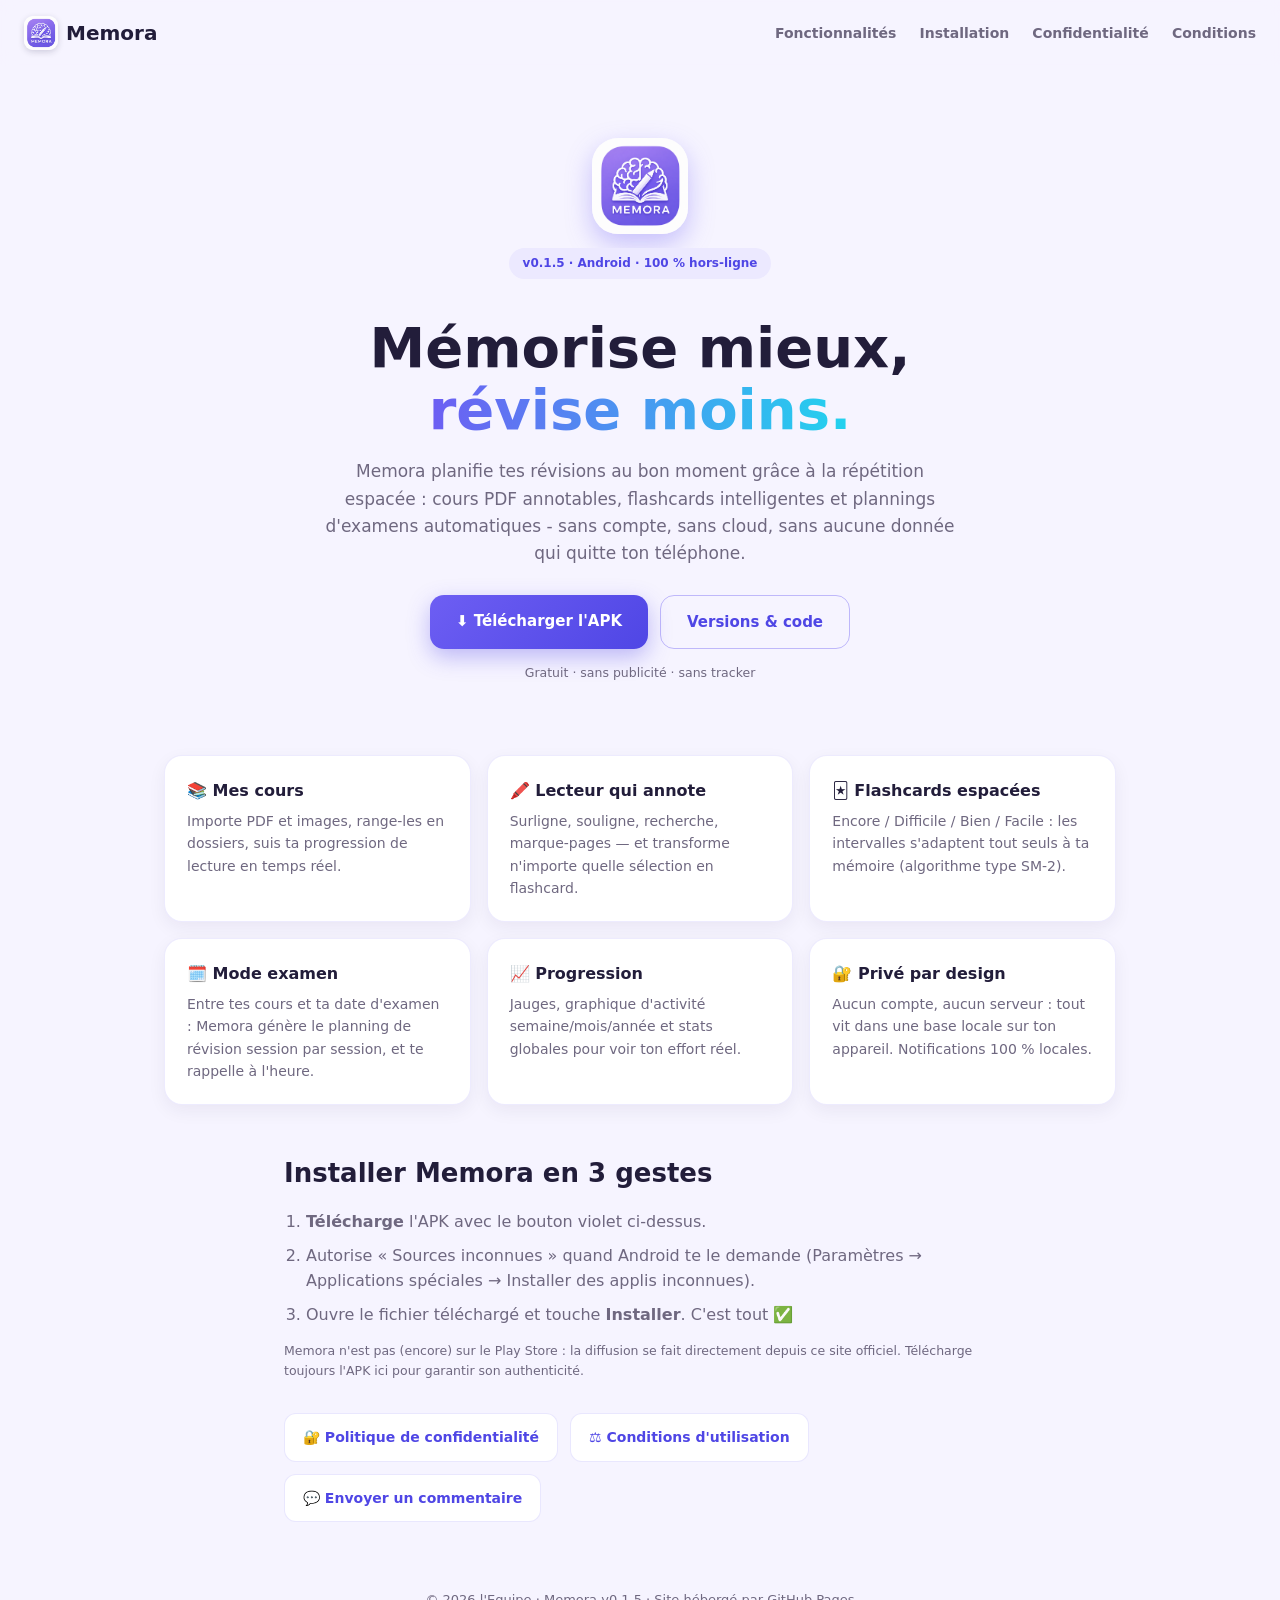
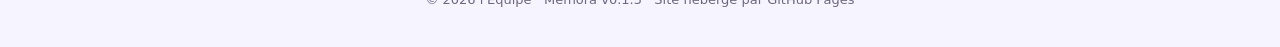
<file: index.html>
<!DOCTYPE html>
<html lang="fr">
<head>
<meta charset="UTF-8">
<meta name="viewport" content="width=device-width, initial-scale=1.0">
<title>Memora — La répétition espacée pour ne jamais être débordé</title>
<meta name="description" content="Memora : application Android de répétition espacée. Cours PDF annotables, flashcards intelligentes, plannings d'examens automatiques. 100 % hors-ligne et privée.">
<link rel="stylesheet" href="styles.css">
</head>
<body>
<header class="nav">
  <a class="logo" href="index.html"><img src="logo.png" alt="" class="logo-img">Memora</a>
  <nav>
    <a href="#fonctionnalites">Fonctionnalités</a>
    <a href="#installer">Installation</a>
    <a href="confidentialite.html">Confidentialité</a>
    <a href="conditions.html">Conditions</a>
  </nav>
</header>

<section class="hero">
  <div class="hero-top">
    <img src="logo.png" alt="Logo Memora" class="hero-logo">
    <span class="badge">v0.1.5 · Android · 100 % hors-ligne</span>
  </div>
  <h1>Mémorise mieux,<br><span class="grad">révise moins.</span></h1>
  <p class="tagline">Memora planifie tes révisions au bon moment grâce à la répétition
     espacée : cours PDF annotables, flashcards intelligentes et plannings d'examens
     automatiques - sans compte, sans cloud, sans aucune donnée qui quitte ton téléphone.</p>
  <div class="cta">
    <a class="btn btn-primary"
       href="https://github.com/SaranSouleymane/memora/releases/latest/download/Memora.apk">⬇ Télécharger l'APK</a>
    <a class="btn btn-ghost" href="https://github.com/SaranSouleymane/memora">Versions & code</a>
  </div>
  <p class="micro">Gratuit · sans publicité · sans tracker</p>
</section>

<section id="fonctionnalites" class="grid">
  <div class="card"><h3>📚 Mes cours</h3><p>Importe PDF et images, range-les en dossiers, suis ta progression de lecture en temps réel.</p></div>
  <div class="card"><h3>🖍️ Lecteur qui annote</h3><p>Surligne, souligne, recherche, marque-pages — et transforme n'importe quelle sélection en flashcard.</p></div>
  <div class="card"><h3>🃏 Flashcards espacées</h3><p>Encore / Difficile / Bien / Facile : les intervalles s'adaptent tout seuls à ta mémoire (algorithme type SM-2).</p></div>
  <div class="card"><h3>🗓️ Mode examen</h3><p>Entre tes cours et ta date d'examen : Memora génère le planning de révision session par session, et te rappelle à l'heure.</p></div>
  <div class="card"><h3>📈 Progression</h3><p>Jauges, graphique d'activité semaine/mois/année et stats globales pour voir ton effort réel.</p></div>
  <div class="card"><h3>🔐 Privé par design</h3><p>Aucun compte, aucun serveur : tout vit dans une base locale sur ton appareil. Notifications 100 % locales.</p></div>
</section>

<section id="installer" class="install">
  <h2>Installer Memora en 3 gestes</h2>
  <ol>
    <li><b>Télécharge</b> l'APK avec le bouton violet ci-dessus.</li>
    <li>Autorise «&nbsp;Sources inconnues&nbsp;» quand Android te le demande
        (Paramètres → Applications spéciales → Installer des applis inconnues).</li>
    <li>Ouvre le fichier téléchargé et touche <b>Installer</b>. C'est tout ✅</li>
  </ol>
  <p class="micro">Memora n'est pas (encore) sur le Play Store : la diffusion se fait
     directement depuis ce site officiel. Télécharge toujours l'APK ici pour garantir
     son authenticité.</p>
</section>

<section class="legal-links">
  <a href="confidentialite.html">🔐 Politique de confidentialité</a>
  <a href="conditions.html">⚖️ Conditions d'utilisation</a>
  <a href="mailto:feedback.memora@proton.me">💬 Envoyer un commentaire</a>
</section>

<footer>© 2026 l'Equipe · Memora v0.1.5 · Site hébergé par GitHub Pages</footer>
</body>
</html>
</file>
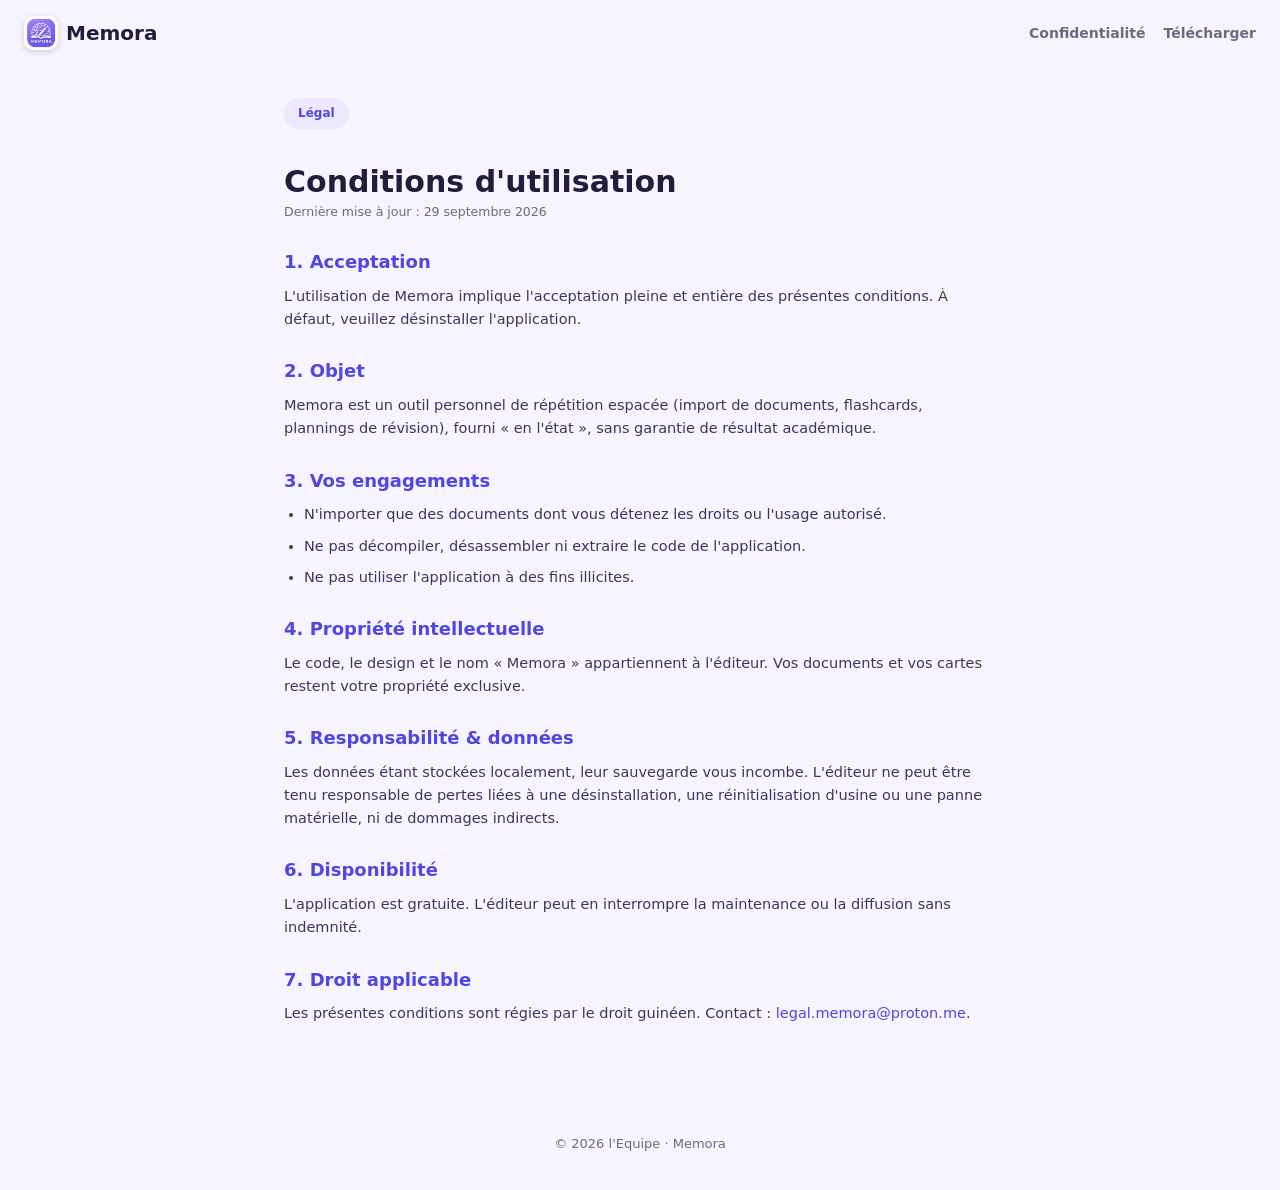
<file: conditions.html>
<!DOCTYPE html>
<html lang="fr">
<head>
<meta charset="UTF-8">
<meta name="viewport" content="width=device-width, initial-scale=1.0">
<title>Conditions d'utilisation — Memora</title>
<link rel="stylesheet" href="styles.css">
</head>
<body>
<header class="nav"><a class="logo" href="index.html"><img src="logo.png" alt="" class="logo-img">Memora</a>
<nav><a href="confidentialite.html">Confidentialité</a><a href="index.html#installer">Télécharger</a></nav></header>
<article>
  <span class="badge">Légal</span>
  <h1>Conditions d'utilisation</h1>
  <p class="maj">Dernière mise à jour : 29 septembre 2026</p>

  <h2>1. Acceptation</h2>
  <p>L'utilisation de Memora implique l'acceptation pleine et entière des présentes
     conditions. À défaut, veuillez désinstaller l'application.</p>

  <h2>2. Objet</h2>
  <p>Memora est un outil personnel de répétition espacée (import de documents,
     flashcards, plannings de révision), fourni «&nbsp;en l'état&nbsp;», sans garantie
     de résultat académique.</p>

  <h2>3. Vos engagements</h2>
  <ul>
    <li>N'importer que des documents dont vous détenez les droits ou l'usage autorisé.</li>
    <li>Ne pas décompiler, désassembler ni extraire le code de l'application.</li>
    <li>Ne pas utiliser l'application à des fins illicites.</li>
  </ul>

  <h2>4. Propriété intellectuelle</h2>
  <p>Le code, le design et le nom «&nbsp;Memora&nbsp;» appartiennent à l'éditeur.
     Vos documents et vos cartes restent votre propriété exclusive.</p>

  <h2>5. Responsabilité & données</h2>
  <p>Les données étant stockées localement, leur sauvegarde vous incombe. L'éditeur
     ne peut être tenu responsable de pertes liées à une désinstallation, une
     réinitialisation d'usine ou une panne matérielle, ni de dommages indirects.</p>

  <h2>6. Disponibilité</h2>
  <p>L'application est gratuite. L'éditeur peut en interrompre la maintenance ou la
     diffusion sans indemnité.</p>

  <h2>7. Droit applicable</h2>
  <p>Les présentes conditions sont régies par le droit guinéen.
     Contact : <a href="mailto:legal.memora@proton.me">legal.memora@proton.me</a>.</p>
</article>
<footer>© 2026 l'Equipe · Memora</footer>
</body>
</html>
</file>
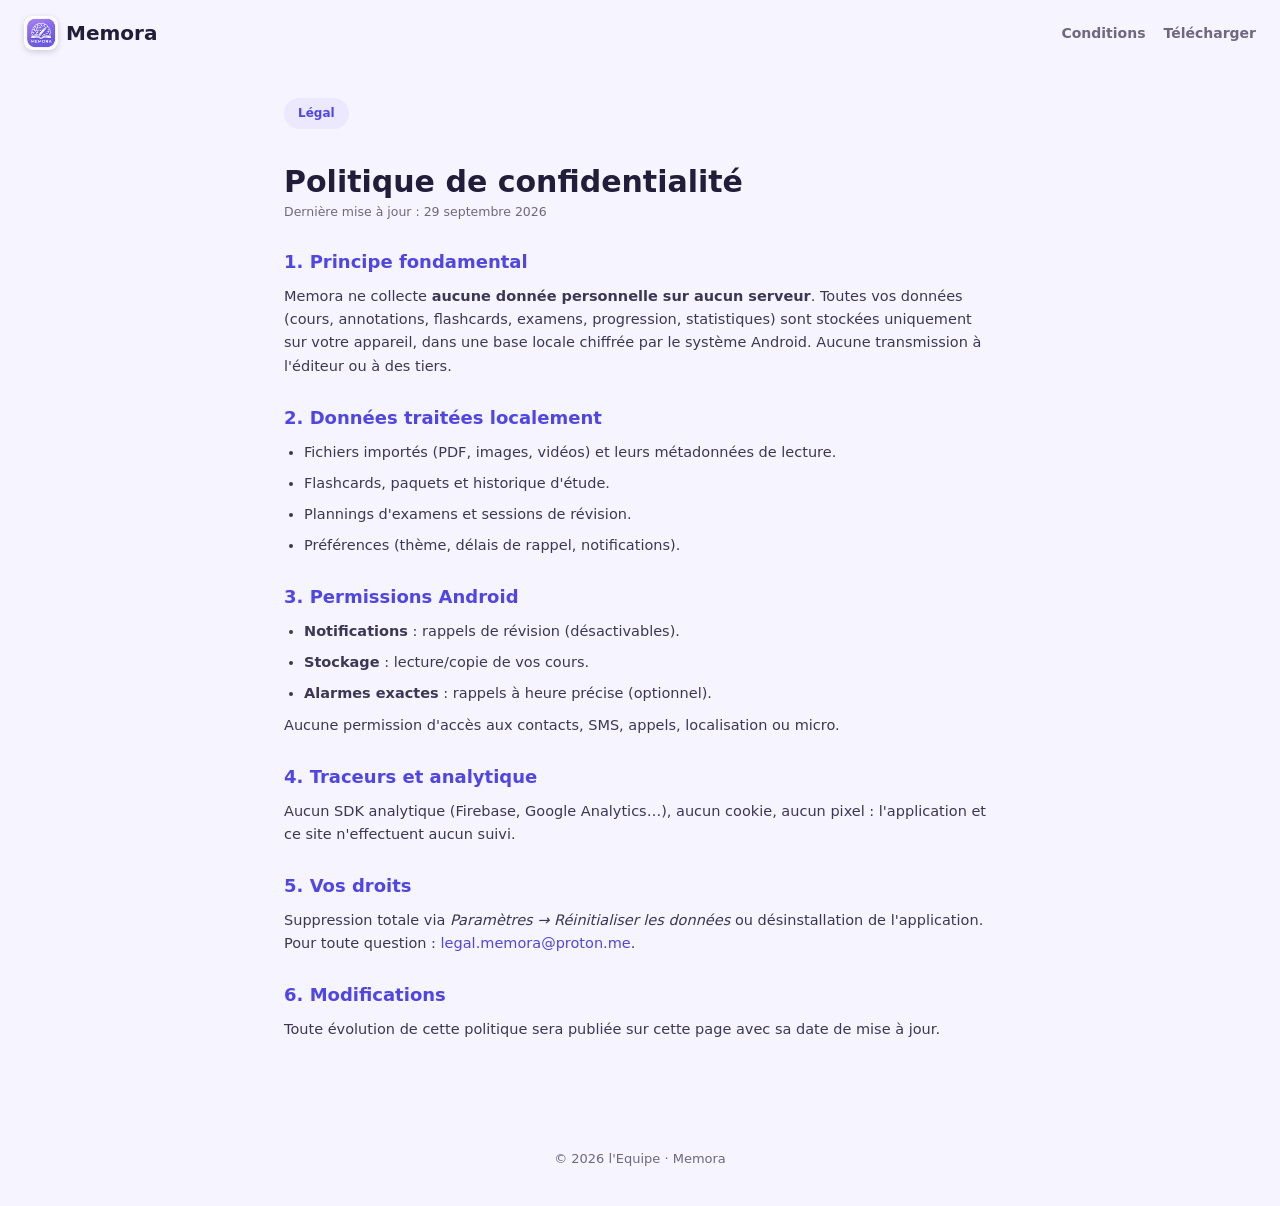
<file: confidentialite.html>
<!DOCTYPE html>
<html lang="fr">
<head>
<meta charset="UTF-8">
<meta name="viewport" content="width=device-width, initial-scale=1.0">
<title>Politique de confidentialité — Memora</title>
<link rel="stylesheet" href="styles.css">
</head>
<body>
<header class="nav"><a class="logo" href="index.html"><img src="logo.png" alt="" class="logo-img">Memora</a>
<nav><a href="conditions.html">Conditions</a><a href="index.html#installer">Télécharger</a></nav></header>
<article>
  <span class="badge">Légal</span>
  <h1>Politique de confidentialité</h1>
  <p class="maj">Dernière mise à jour : 29 septembre 2026</p>

  <h2>1. Principe fondamental</h2>
  <p>Memora ne collecte <b>aucune donnée personnelle sur aucun serveur</b>. Toutes vos
     données (cours, annotations, flashcards, examens, progression, statistiques) sont
     stockées uniquement sur votre appareil, dans une base locale chiffrée par le
     système Android. Aucune transmission à l'éditeur ou à des tiers.</p>

  <h2>2. Données traitées localement</h2>
  <ul>
    <li>Fichiers importés (PDF, images, vidéos) et leurs métadonnées de lecture.</li>
    <li>Flashcards, paquets et historique d'étude.</li>
    <li>Plannings d'examens et sessions de révision.</li>
    <li>Préférences (thème, délais de rappel, notifications).</li>
  </ul>

  <h2>3. Permissions Android</h2>
  <ul>
    <li><b>Notifications</b> : rappels de révision (désactivables).</li>
    <li><b>Stockage</b> : lecture/copie de vos cours.</li>
    <li><b>Alarmes exactes</b> : rappels à heure précise (optionnel).</li>
  </ul>
  <p>Aucune permission d'accès aux contacts, SMS, appels, localisation ou micro.</p>

  <h2>4. Traceurs et analytique</h2>
  <p>Aucun SDK analytique (Firebase, Google Analytics…), aucun cookie, aucun pixel :
     l'application et ce site n'effectuent aucun suivi.</p>

  <h2>5. Vos droits</h2>
  <p>Suppression totale via <i>Paramètres → Réinitialiser les données</i> ou
     désinstallation de l'application. Pour toute question :
     <a href="mailto:legal.memora@proton.me">legal.memora@proton.me</a>.</p>

  <h2>6. Modifications</h2>
  <p>Toute évolution de cette politique sera publiée sur cette page avec sa date
     de mise à jour.</p>
</article>
<footer>© 2026 l'Equipe · Memora</footer>
</body>
</html>
</file>
<file: styles.css>
:root{--violet:#6D5EF3;--violet-f:#4F46E5;--encre:#221D3A;--mute:#6F6880;--fond:#F6F4FF;--carte:#fff}
*{margin:0;padding:0;box-sizing:border-box}
body{font-family:system-ui,-apple-system,"Segoe UI",Roboto,sans-serif;background:var(--fond);color:var(--encre);line-height:1.6}
a{color:var(--violet-f);text-decoration:none}
.nav{display:flex;justify-content:space-between;align-items:center;padding:16px 24px;position:sticky;top:0;background:rgba(246,244,255,.92);backdrop-filter:blur(8px);z-index:9}
.logo{font-weight:800;font-size:20px;color:var(--encre)}
.nav nav a{margin-left:18px;font-size:14px;font-weight:600;color:var(--mute)}
.nav nav a:hover{color:var(--violet-f)}
.hero{max-width:860px;margin:0 auto;padding:72px 24px 48px;text-align:center}
.badge{display:inline-block;background:#ece9ff;color:var(--violet-f);font-size:12px;font-weight:700;padding:6px 14px;border-radius:999px;margin-bottom:18px}
h1{font-size:clamp(34px,6vw,56px);line-height:1.1;font-weight:800}
.grad{background:linear-gradient(90deg,var(--violet),#22D3EE);-webkit-background-clip:text;background-clip:text;color:transparent}
.tagline{max-width:640px;margin:18px auto 0;color:var(--mute);font-size:17px}
.cta{margin-top:28px;display:flex;gap:12px;justify-content:center;flex-wrap:wrap}
.btn{padding:14px 26px;border-radius:14px;font-weight:700;font-size:15px}
.btn-primary{background:linear-gradient(135deg,var(--violet),var(--violet-f));color:#fff;box-shadow:0 8px 22px rgba(79,70,229,.35)}
.btn-ghost{border:1.5px solid rgba(109,94,243,.4);color:var(--violet-f)}
.micro{margin-top:14px;font-size:12.5px;color:var(--mute)}
.grid{max-width:1000px;margin:0 auto;padding:24px;display:grid;grid-template-columns:repeat(auto-fit,minmax(280px,1fr));gap:16px}
.card{background:var(--carte);border:1px solid rgba(109,94,243,.12);border-radius:18px;padding:22px;box-shadow:0 6px 18px rgba(27,20,64,.06)}
.card h3{font-size:16px;margin-bottom:6px}
.card p{font-size:14px;color:var(--mute)}
.install{max-width:760px;margin:24px auto;padding:0 24px}
.install h2{font-size:26px;margin-bottom:14px}
.install ol{padding-left:22px;color:var(--mute)}
.install li{margin-bottom:8px}
.legal-links{max-width:760px;margin:32px auto;padding:0 24px;display:flex;gap:12px;flex-wrap:wrap}
.legal-links a{background:#fff;border:1px solid rgba(109,94,243,.15);border-radius:12px;padding:12px 18px;font-weight:600;font-size:14px}
footer{text-align:center;padding:36px 24px;color:var(--mute);font-size:13px}
article{max-width:760px;margin:0 auto;padding:32px 24px 64px}
article h1{font-size:30px;margin:18px 0 4px}
article h2{font-size:18px;margin:26px 0 8px;color:var(--violet-f)}
article p,article li{font-size:14.5px;color:#3d3757;margin-bottom:8px}
article ul{padding-left:20px}
.logo{display:flex;align-items:center;gap:8px}
.logo-img{width:34px;height:34px;border-radius:9px;box-shadow:0 2px 6px rgba(27,20,64,.18)}
.hero-top{display:flex;flex-direction:column;align-items:center;gap:14px;margin-bottom:20px}
.hero-logo{width:96px;height:96px;border-radius:26px;display:block;
           box-shadow:0 10px 26px rgba(109,94,243,.35)}
.maj{font-size:12.5px;color:var(--mute)}
</file>
